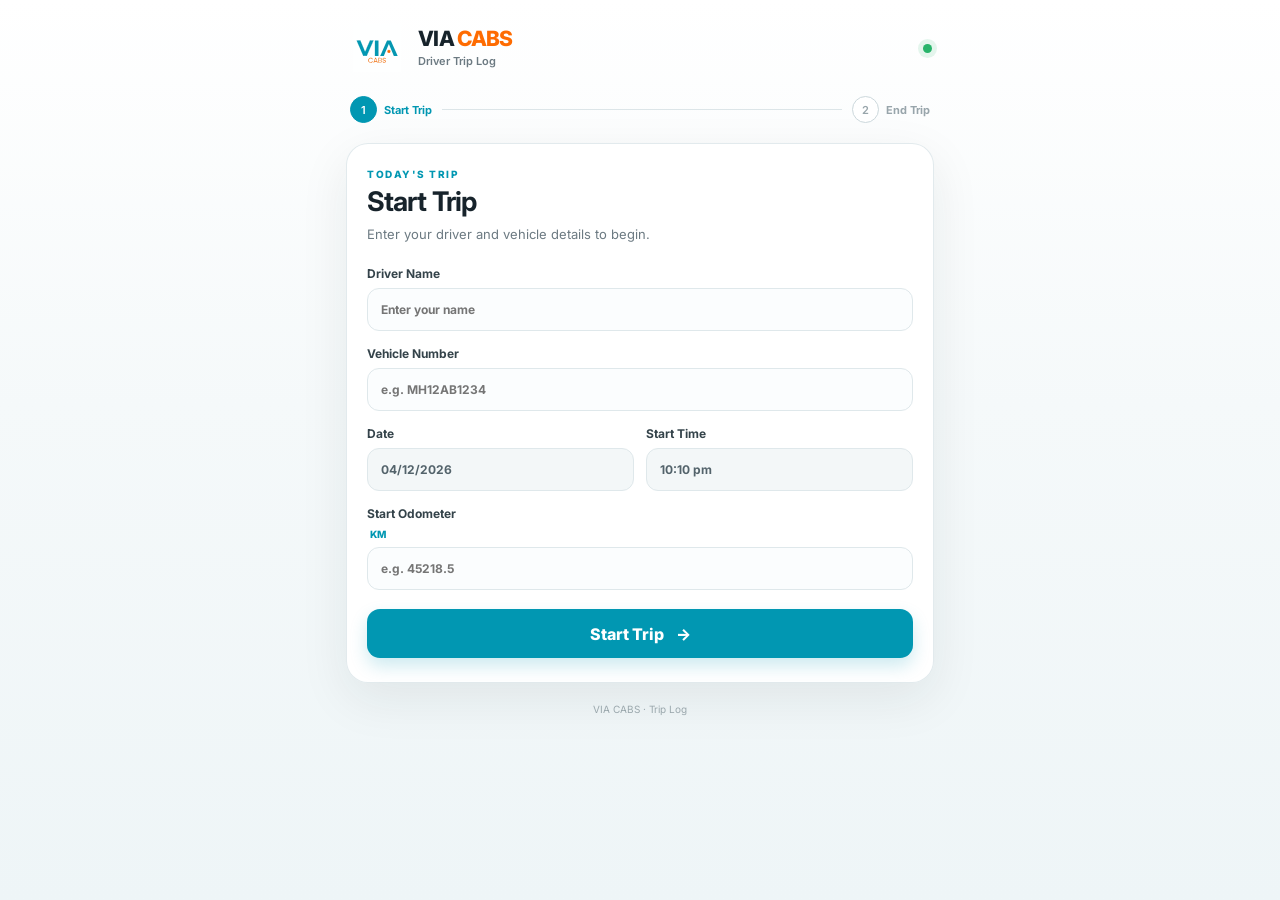
<file: index.html>
<!doctype html>
<html lang="en">
<head>
<meta charset="utf-8"><meta name="viewport" content="width=device-width,initial-scale=1,viewport-fit=cover"><meta name="theme-color" content="#0197B2"><meta name="description" content="VIA CABS driver trip and collection portal"><title>VIA CABS — Trip Log</title>
<link rel="icon" href="assets/favicon.svg" type="image/svg+xml"><link rel="preconnect" href="https://fonts.googleapis.com"><link rel="preconnect" href="https://fonts.gstatic.com" crossorigin><link href="https://fonts.googleapis.com/css2?family=Inter:wght@400;500;600;700;800&display=swap" rel="stylesheet"><link rel="stylesheet" href="style.css">
</head>
<body><main class="app-shell">
<header class="topbar"><div class="brand"><img src="assets/via-logo.svg" alt="VIA CABS" class="brand-logo"><div><div class="brand-name">VIA <span>CABS</span></div><div class="brand-subtitle">Driver Trip Log</div></div></div><div class="live-dot" title="Online"></div></header>
<section class="progress"><div class="step active" id="stepStart"><span>1</span><strong>Start Trip</strong></div><div class="progress-line"></div><div class="step" id="stepEnd"><span>2</span><strong>End Trip</strong></div></section>
<section class="card" id="startCard"><div class="card-heading"><div class="eyebrow">TODAY'S TRIP</div><h1>Start Trip</h1><p>Enter your driver and vehicle details to begin.</p></div>
<form id="startForm" novalidate>
<label>Driver Name<input id="driver" type="text" autocomplete="name" maxlength="80" placeholder="Enter your name" required></label>
<label>Vehicle Number<input id="vehicle" type="text" autocomplete="off" maxlength="20" placeholder="e.g. MH12AB1234" required></label>
<div class="two-col"><label>Date<input id="date" type="text" readonly></label><label>Start Time<input id="startTime" type="text" readonly></label></div>
<label>Start Odometer <span class="unit">KM</span><input id="startKM" type="number" inputmode="decimal" min="0" step="0.1" placeholder="e.g. 45218.5" required></label>
<button class="primary-btn" type="submit">Start Trip <span>→</span></button></form></section>
<section class="card hidden" id="endCard"><div class="active-trip"><div><div class="eyebrow">TRIP IN PROGRESS</div><h1>End Trip</h1></div><div class="vehicle-badge" id="activeVehicle">—</div></div>
<div class="trip-meta"><div><span>Driver</span><strong id="activeDriver">—</strong></div><div><span>Started</span><strong id="activeStart">—</strong></div></div>
<form id="endForm" novalidate><div class="two-col"><label>End Time<input id="endTime" type="text" readonly></label><label>End Odometer <span class="unit">KM</span><input id="endKM" type="number" inputmode="decimal" min="0" step="0.1" placeholder="e.g. 45286.5" required></label></div>
<div class="section-title">Collection & expenses</div><label>Total Collection <span class="unit">₹</span><input id="collection" type="number" inputmode="decimal" min="0" step="0.01" placeholder="0"></label>
<div class="two-col"><label>CNG Cost <span class="unit">₹</span><input id="cngCost" type="number" inputmode="decimal" min="0" step="0.01" placeholder="0"></label><label>CNG Quantity <span class="unit">L</span><input id="cngLitres" type="number" inputmode="decimal" min="0" step="0.01" placeholder="0"></label></div>
<div class="two-col"><label>Toll / FASTag <span class="unit">₹</span><input id="toll" type="number" inputmode="decimal" min="0" step="0.01" placeholder="0"></label><label>Other Expenses <span class="unit">₹</span><input id="otherExpense" type="number" inputmode="decimal" min="0" step="0.01" placeholder="0"></label></div>
<label>Payment Type<select id="paymentType"><option value="">Select payment type</option><option>Cash</option><option>UPI</option><option>Ola</option><option>Uber</option><option>Other</option></select></label>
<label>Remarks <span class="optional">Optional</span><textarea id="remarks" rows="3" maxlength="300" placeholder="Anything worth noting?"></textarea></label>
<div class="summary-grid"><div><span>Total KM</span><strong id="totalKM">0.0</strong><small>KM</small></div><div><span>Net Collection</span><strong id="netCollection">₹0</strong><small>after expenses</small></div><div><span>Collection / KM</span><strong id="collectionPerKM">₹0.00</strong><small>per KM</small></div><div><span>KM / Litre</span><strong id="kmPerLitre">0.00</strong><small>efficiency</small></div></div>
<button class="primary-btn" type="submit" id="submitEndBtn">Submit Trip <span>✓</span></button></form></section>
<section class="success-card hidden" id="successCard"><div class="success-icon">✓</div><div class="eyebrow">SAVED SUCCESSFULLY</div><h1>Trip recorded</h1><p>The trip details have been submitted to VIA CABS.</p><button class="secondary-btn" id="newTripBtn">Start New Trip</button></section>
<div class="toast" id="toast" role="alert"></div><footer>VIA CABS · Trip Log</footer></main><script src="app.js"></script></body></html>
</file>
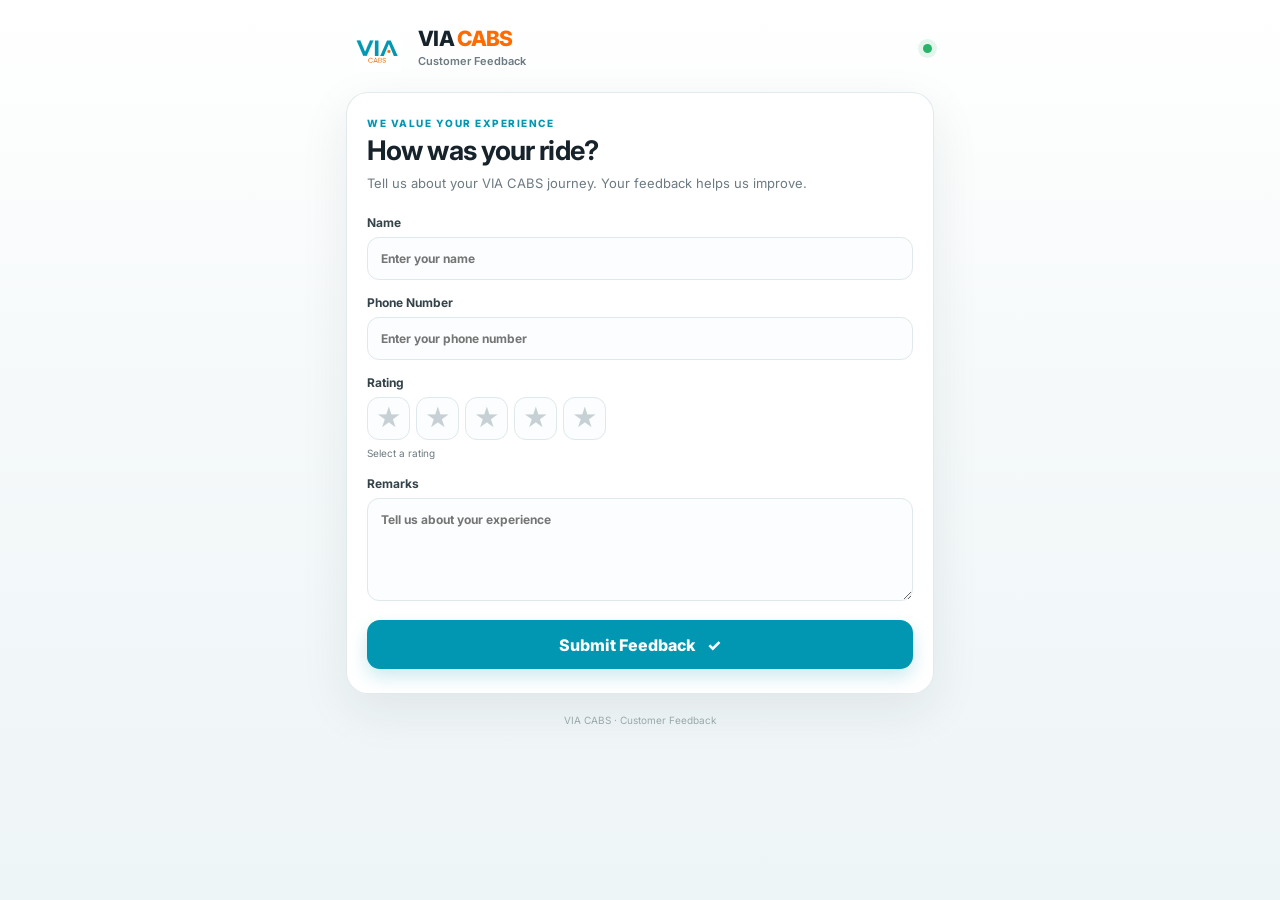
<file: feedback/index.html>
<!doctype html>
<html lang="en"><head><meta charset="utf-8"><meta name="viewport" content="width=device-width,initial-scale=1,viewport-fit=cover"><meta name="theme-color" content="#0197B2"><meta name="description" content="VIA CABS customer feedback"><title>VIA CABS — Feedback</title><link rel="icon" href="../assets/favicon.svg" type="image/svg+xml"><link rel="preconnect" href="https://fonts.googleapis.com"><link rel="preconnect" href="https://fonts.gstatic.com" crossorigin><link href="https://fonts.googleapis.com/css2?family=Inter:wght@400;500;600;700;800&display=swap" rel="stylesheet"><link rel="stylesheet" href="../style.css"></head>
<body><main class="app-shell"><header class="topbar"><div class="brand"><img src="../assets/via-logo.svg" alt="VIA CABS" class="brand-logo"><div><div class="brand-name">VIA <span>CABS</span></div><div class="brand-subtitle">Customer Feedback</div></div></div><div class="live-dot"></div></header>
<section class="card"><div class="card-heading"><div class="eyebrow">WE VALUE YOUR EXPERIENCE</div><h1>How was your ride?</h1><p>Tell us about your VIA CABS journey. Your feedback helps us improve.</p></div>
<form id="feedbackForm" novalidate><label>Name<input id="feedbackName" type="text" autocomplete="name" maxlength="80" placeholder="Enter your name" required></label><label>Phone Number<input id="feedbackPhone" type="tel" autocomplete="tel" inputmode="tel" maxlength="15" placeholder="Enter your phone number" required></label>
<div class="rating-wrap"><div class="rating-label">Rating</div><div class="stars" role="radiogroup" aria-label="Rating from 1 to 5"><button type="button" class="star" data-rating="1" aria-label="1 star">★</button><button type="button" class="star" data-rating="2" aria-label="2 stars">★</button><button type="button" class="star" data-rating="3" aria-label="3 stars">★</button><button type="button" class="star" data-rating="4" aria-label="4 stars">★</button><button type="button" class="star" data-rating="5" aria-label="5 stars">★</button></div><div class="rating-caption" id="ratingCaption">Select a rating</div></div>
<label>Remarks<textarea id="feedbackRemarks" rows="5" maxlength="500" placeholder="Tell us about your experience" required></textarea><input id="feedbackRating" type="hidden" value="" required></label><button class="primary-btn" id="feedbackSubmit" type="submit">Submit Feedback <span>✓</span></button></form></section>
<section class="success-card hidden" id="feedbackSuccess"><div class="success-icon">✓</div><div class="eyebrow">THANK YOU</div><h1>Feedback received</h1><p>Thank you for travelling with VIA CABS and taking the time to share your experience.</p><button class="primary-btn" id="anotherResponseBtn" type="button">Submit Another Response <span>↻</span></button></section><div class="toast" id="feedbackToast" role="alert"></div><footer>VIA CABS · Customer Feedback</footer></main><script src="../feedback.js"></script></body></html>
</file>
<file: style.css>
:root{--teal:#0197B2;--teal-dark:#087f95;--orange:#FE6B01;--ink:#17232b;--muted:#6c7a82;--line:#dfe8eb;--bg:#f5f9fa;--white:#fff;--shadow:0 16px 50px rgba(23,35,43,.08)}*{box-sizing:border-box}html{background:var(--bg)}body{margin:0;font-family:Inter,system-ui,-apple-system,BlinkMacSystemFont,"Segoe UI",sans-serif;color:var(--ink);background:linear-gradient(180deg,#fff 0,#f5f9fa 45%,#eef5f7 100%);min-height:100vh}button,input,select,textarea{font:inherit}.app-shell{width:min(100%,620px);margin:auto;padding:22px 16px 30px}.topbar{display:flex;align-items:center;justify-content:space-between;padding:2px 2px 20px}.brand{display:flex;align-items:center;gap:12px}.brand-logo{width:58px;height:48px;object-fit:contain}.brand-name{font-size:21px;line-height:1;font-weight:800;letter-spacing:-.7px}.brand-name span{color:var(--orange)}.brand-subtitle{font-size:11px;color:var(--muted);font-weight:600;margin-top:5px}.live-dot{width:9px;height:9px;border-radius:50%;background:#28b46a;box-shadow:0 0 0 5px rgba(40,180,106,.12)}.progress{display:flex;align-items:center;margin:4px 4px 20px}.step{display:flex;align-items:center;gap:7px;color:#98a5ab;font-size:11px;font-weight:600;white-space:nowrap}.step span{width:27px;height:27px;border:1.5px solid #ccd8dc;border-radius:50%;display:grid;place-items:center;background:#fff}.step.active{color:var(--teal)}.step.active span{background:var(--teal);border-color:var(--teal);color:#fff}.progress-line{height:1px;background:#dce5e8;flex:1;margin:0 10px}.card,.success-card{background:rgba(255,255,255,.96);border:1px solid rgba(223,232,235,.9);border-radius:22px;box-shadow:var(--shadow);padding:24px 20px}.card-heading{margin-bottom:22px}.eyebrow{font-size:10px;letter-spacing:1.5px;color:var(--teal);font-weight:800;margin-bottom:7px}.card h1,.active-trip h1,.success-card h1{font-size:27px;line-height:1.1;letter-spacing:-.9px;margin:0}.card-heading p,.success-card p{color:var(--muted);font-size:13px;line-height:1.5;margin:8px 0 0}form{display:grid;gap:15px}label{display:grid;gap:7px;font-size:12px;font-weight:700;color:#34434a}input,select,textarea{width:100%;border:1px solid var(--line);background:#fbfdfe;color:var(--ink);border-radius:12px;padding:13px;outline:none;transition:.18s}input:focus,select:focus,textarea:focus{border-color:var(--teal);box-shadow:0 0 0 3px rgba(1,151,178,.1);background:#fff}input[readonly]{background:#f3f7f8;color:#53636b}.unit{font-size:10px;color:var(--teal);font-weight:800;margin-left:3px}.optional{font-weight:500;color:#9aa5aa;margin-left:4px}.two-col{display:grid;grid-template-columns:1fr 1fr;gap:12px}.primary-btn,.secondary-btn{border:0;border-radius:13px;min-height:49px;cursor:pointer;font-weight:800}.primary-btn{background:var(--teal);color:#fff;margin-top:4px;box-shadow:0 8px 18px rgba(1,151,178,.2);display:flex;align-items:center;justify-content:center;gap:12px}.primary-btn:hover{background:var(--teal-dark)}.primary-btn:disabled{opacity:.6;cursor:wait}.success-card #anotherResponseBtn{margin-left:auto;margin-right:auto}.secondary-btn{background:#edf6f8;color:var(--teal);padding:0 20px}.active-trip{display:flex;align-items:flex-start;justify-content:space-between;gap:10px;margin-bottom:18px}.vehicle-badge{background:#fff2e9;color:var(--orange);font-weight:800;font-size:11px;border-radius:999px;padding:8px 10px}.trip-meta{display:grid;grid-template-columns:1fr 1fr;background:#f5fafb;border:1px solid #e4eef0;border-radius:14px;padding:12px;margin-bottom:20px}.trip-meta div{display:grid;gap:3px}.trip-meta span{font-size:10px;color:var(--muted)}.trip-meta strong{font-size:12px}.section-title{font-size:12px;font-weight:800;color:#33434a;margin:7px 0 -3px;padding-top:2px}.summary-grid{display:grid;grid-template-columns:1fr 1fr;gap:9px;margin-top:2px}.summary-grid>div{border:1px solid #e1ecef;background:#f7fbfc;border-radius:14px;padding:12px;display:grid;grid-template-columns:1fr auto;gap:3px 6px}.summary-grid span{font-size:10px;color:var(--muted);grid-column:1/-1}.summary-grid strong{font-size:17px;letter-spacing:-.3px}.summary-grid small{font-size:9px;color:#8b989e;align-self:end}.rating-wrap{display:grid;gap:7px}.rating-label{font-size:12px;font-weight:700;color:#34434a}.stars{display:flex;gap:6px}.star{width:43px;height:43px;border:1px solid var(--line);border-radius:12px;background:#fbfdfe;color:#c7d1d5;font-size:25px;line-height:1;cursor:pointer;transition:.15s}.star:hover,.star.selected{color:var(--orange);border-color:#ffd5bd;background:#fff7f2}.rating-caption{font-size:10px;color:var(--muted);min-height:14px}.success-card{text-align:center;padding:40px 22px}.success-icon{width:62px;height:62px;margin:0 auto 18px;border-radius:50%;background:#e8f8f1;color:#25a56b;display:grid;place-items:center;font-size:30px;font-weight:800}.success-card .eyebrow{color:#25a56b}.success-card p{max-width:330px;margin:10px auto 24px}.toast{position:fixed;left:50%;bottom:22px;transform:translate(-50%,20px);background:#1d2b31;color:#fff;padding:12px 15px;border-radius:11px;font-size:12px;box-shadow:0 10px 30px rgba(0,0,0,.18);opacity:0;pointer-events:none;transition:.2s;z-index:20;width:max-content;max-width:calc(100% - 32px)}.toast.show{opacity:1;transform:translate(-50%,0)}.toast.error{background:#b63d2f}footer{text-align:center;color:#9aa7ac;font-size:10px;margin:20px 0 0}.hidden{display:none!important}@media(max-width:430px){.app-shell{padding:16px 12px 25px}.card,.success-card{padding:21px 16px;border-radius:19px}.card h1,.active-trip h1,.success-card h1{font-size:24px}.two-col{gap:9px}.brand-logo{width:53px;height:44px}.star{width:40px;height:40px}}@media(prefers-reduced-motion:no-preference){.card,.success-card{animation:rise .3s ease-out}@keyframes rise{from{opacity:0;transform:translateY(5px)}to{opacity:1;transform:none}}}
</file>
